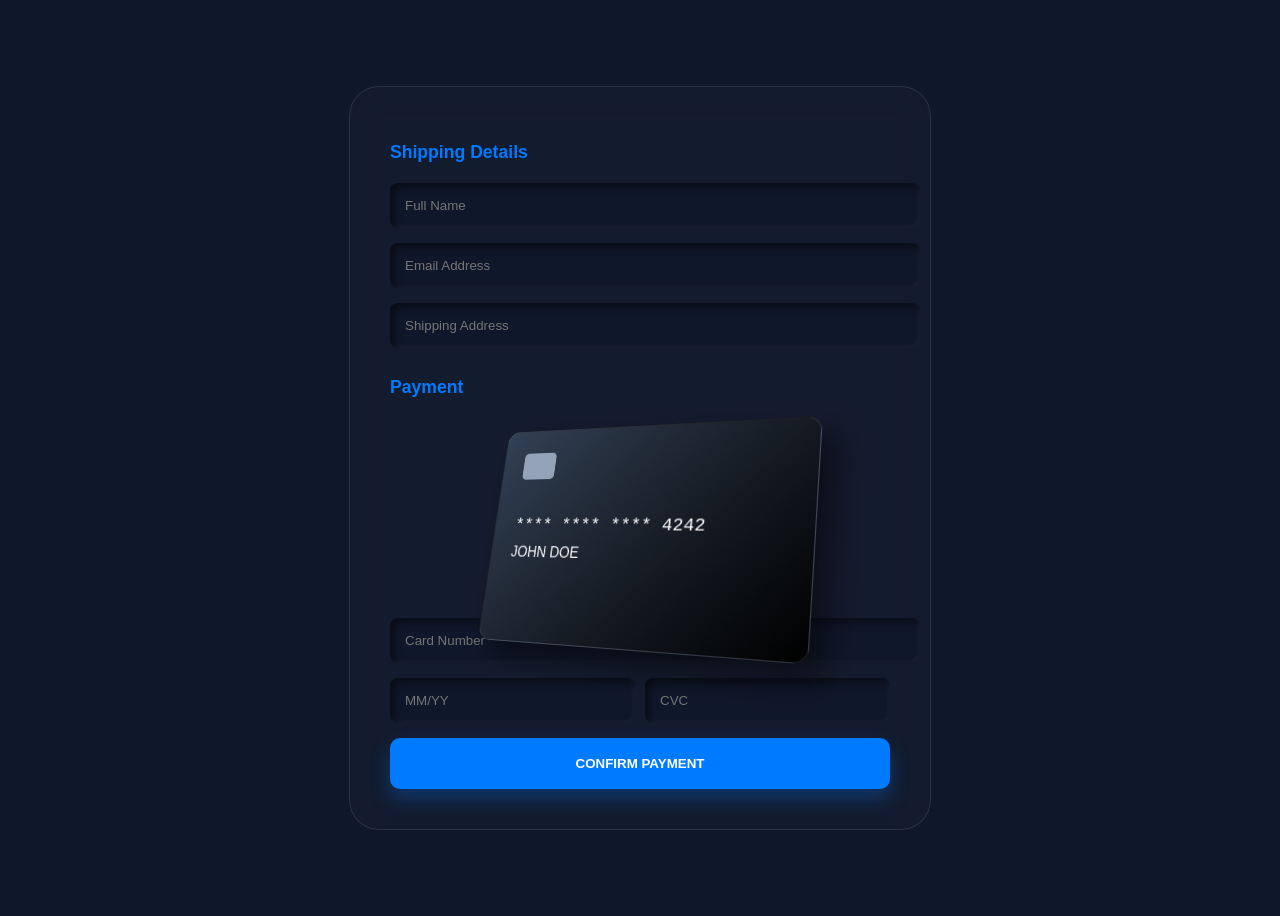
<file: checkout.html>
<!DOCTYPE html>
<html lang="en">
<head>
    <meta charset="UTF-8">
    <title>DigitalStore | Checkout</title>
    <link rel="stylesheet" href="checkout.css">
</head>
<body>
    <div class="checkout-wrapper">
        <form class="checkout-form">
            <h2>Shipping Details</h2>
            <div class="input-group">
                <input type="text" placeholder="Full Name">
                <input type="email" placeholder="Email Address">
                <input type="text" placeholder="Shipping Address">
            </div>

            <h2>Payment</h2>
            <div class="card-display-area">
                <div class="credit-card-3d">
                    <div class="chip"></div>
                    <div class="card-num">**** **** **** 4242</div>
                    <div class="card-name">JOHN DOE</div>
                </div>
            </div>

            <div class="input-group">
                <input type="text" placeholder="Card Number">
                <div class="row">
                    <input type="text" placeholder="MM/YY">
                    <input type="text" placeholder="CVC">
                </div>
            </div>
            <button class="pay-btn">CONFIRM PAYMENT</button>
        </form>
    </div>
</body>
</html>
</file>
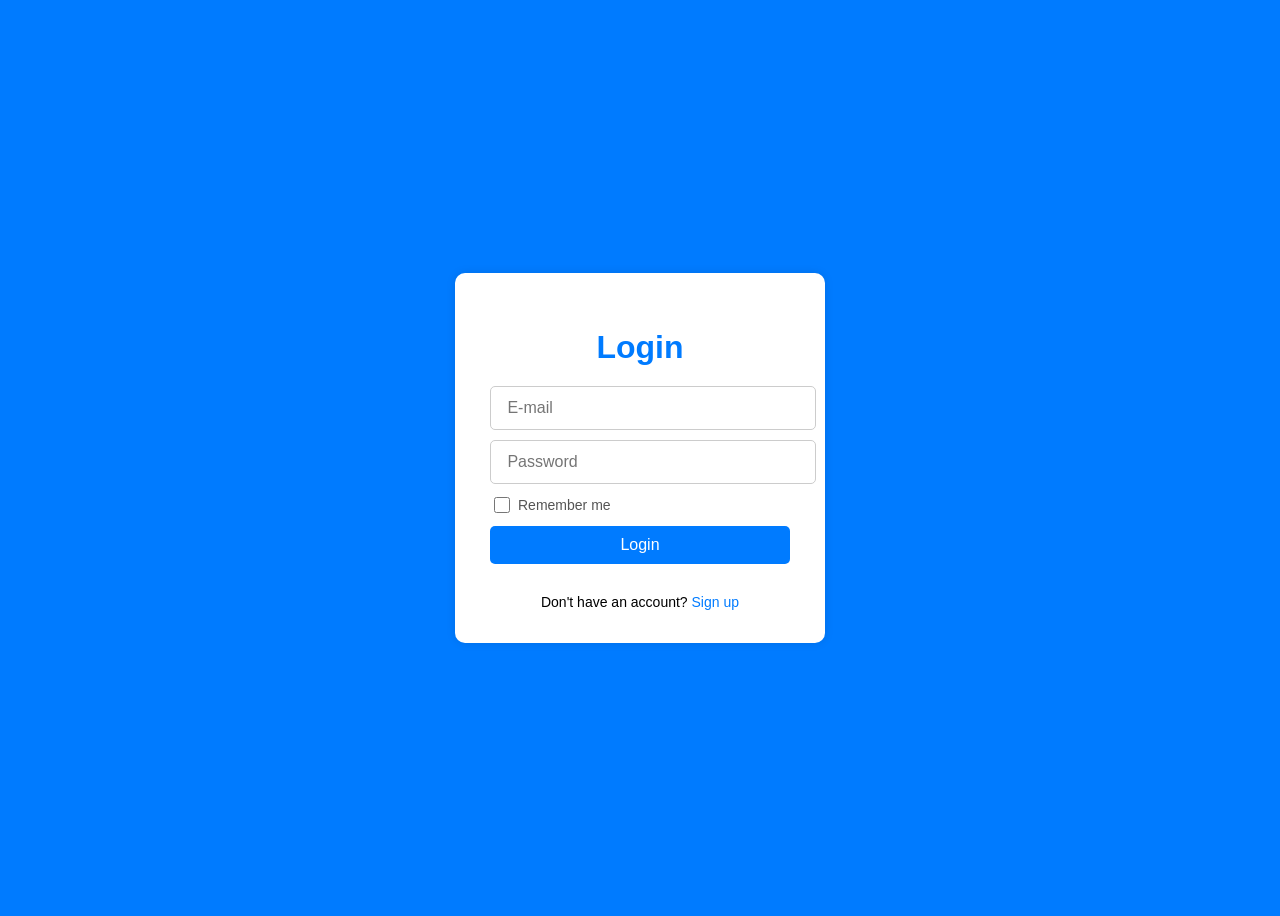
<file: login.html>
<!DOCTYPE html>
<html lang="en">
<head>
    <meta charset="UTF-8">
    <meta name="viewport" content="width=device-width, initial-scale=1.0">
    <link rel="stylesheet" href="registration.css">
    <title>Registration</title>
</head>
<body>
    <div class="login">
        <h1 class="title">Login</h1>
        <form class="form">
            <input type="email" name="email" placeholder=" E-mail">
            <input type="password" name="password" placeholder=" Password">
            <label>
                <input type="checkbox" name="remember">
                <span>Remember me</span>
            </label>
            <button type="submit">Login</button>
                <p>Don't have an account? <a href="signup.html">Sign up</a></p>
        </form>
    </div>
</body>
</html>
</file>
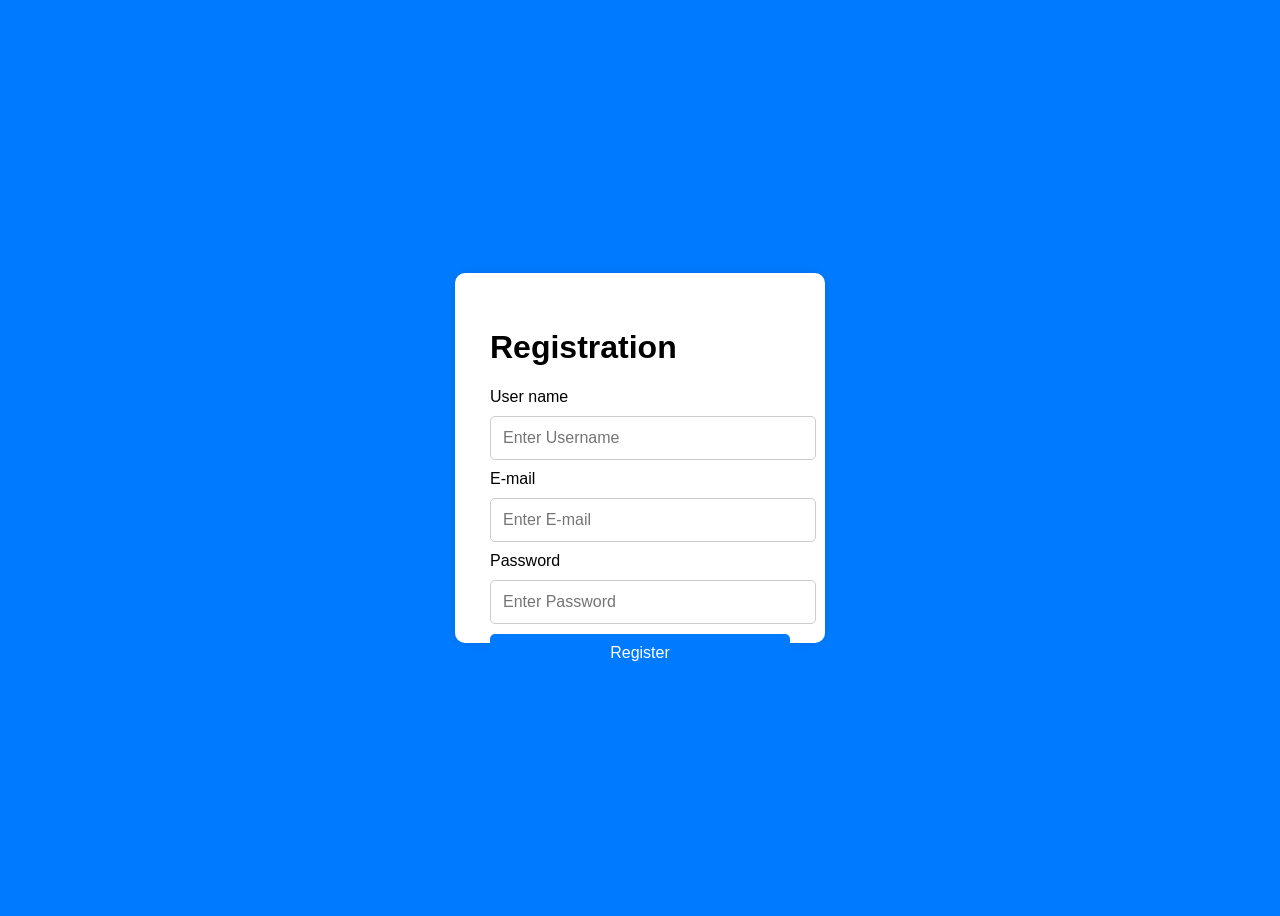
<file: registration.html>
<!DOCTYPE html>
<html lang="en">
<head>
    <meta charset="UTF-8">
    <meta name="viewport" content="width=device-width, initial-scale=1.0">
    <link rel="stylesheet" href="registration.css">
    <title>Registration</title>
</head>
<body>
    <div class="login">
        <h1>Registration</h1>
        <form class="form">
            <span>User name</span>
            <input type="text" name="username" placeholder="Enter Username">
            <span>E-mail</span>
            <input type="email" name="email" placeholder="Enter E-mail">
            <span>Password</span>
            <input type="password" name="password" placeholder="Enter Password">
            <button type="submit">Register</button>
        </form>
    </div>
</body>
</html>
</file>
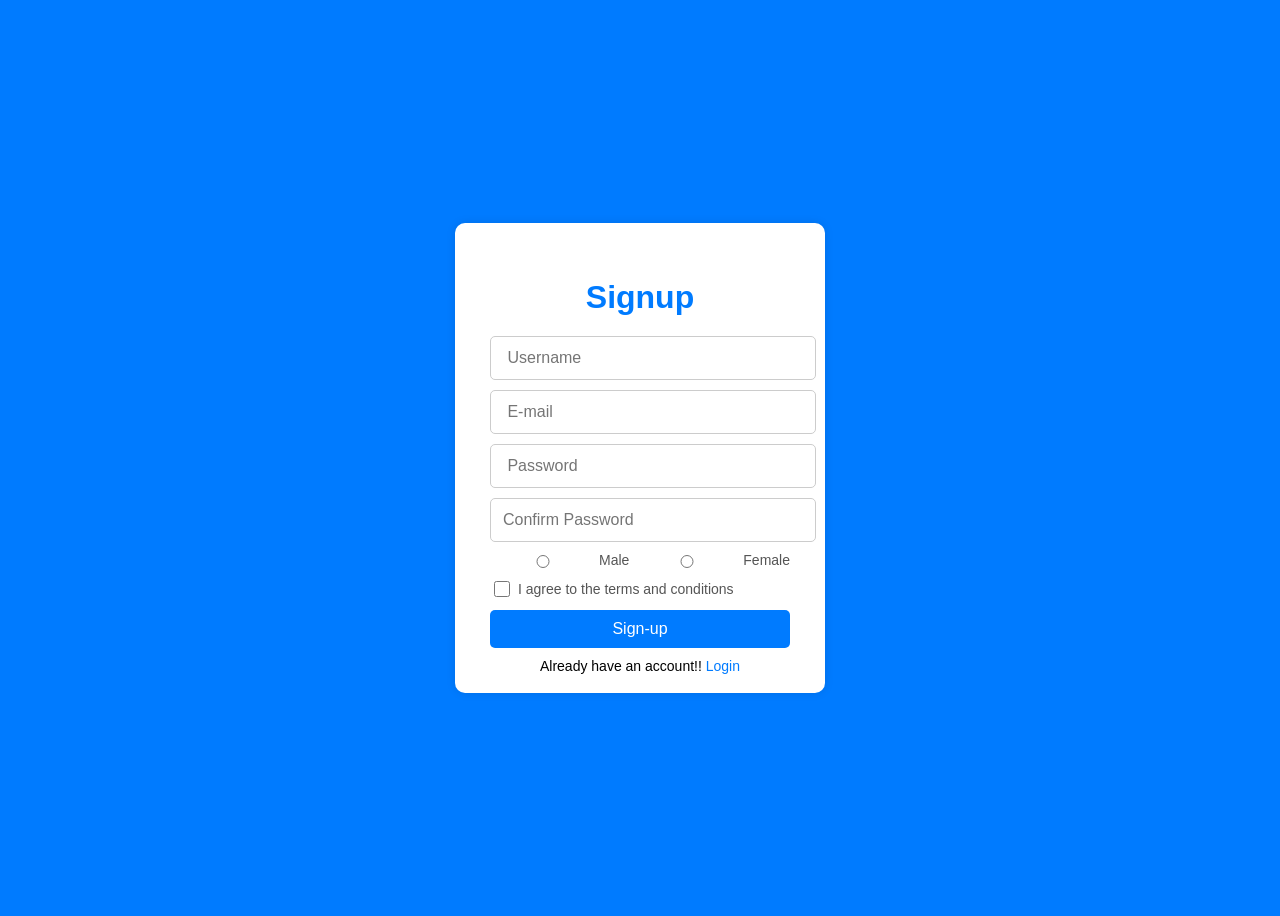
<file: signup.html>
<!DOCTYPE html>
<html lang="en">
<head>
    <meta charset="UTF-8">
    <meta name="viewport" content="width=device-width, initial-scale=1.0">
    <link rel="stylesheet" href="registration.css">
    <title>Signup</title>
</head>
<body>
    <div class="signup">
        <h1 class="title">Signup</h1>
        <form class="form">
            <input type="text" name="username" placeholder=" Username">
            <input type="email" name="email" placeholder=" E-mail">
            <input type="password" name="password" placeholder=" Password">
            <input type="password" name="confirm_password" placeholder="Confirm Password">
            <label class="gender">
                <input type="radio" name="gender" value="male">
                <span>Male</span>
                <input type="radio" name="gender" value="female">
                <span>Female</span>
            </label>
            <label>
                    <input type="checkbox" name="terms">
                    <span>I agree to the terms and conditions</span>
            </label>
            <button type="submit">Sign-up</button>
            <p>Already have an account!! <a href="login.html">Login</a></p>
        </form>
    </div>
</body>
</html>
</file>
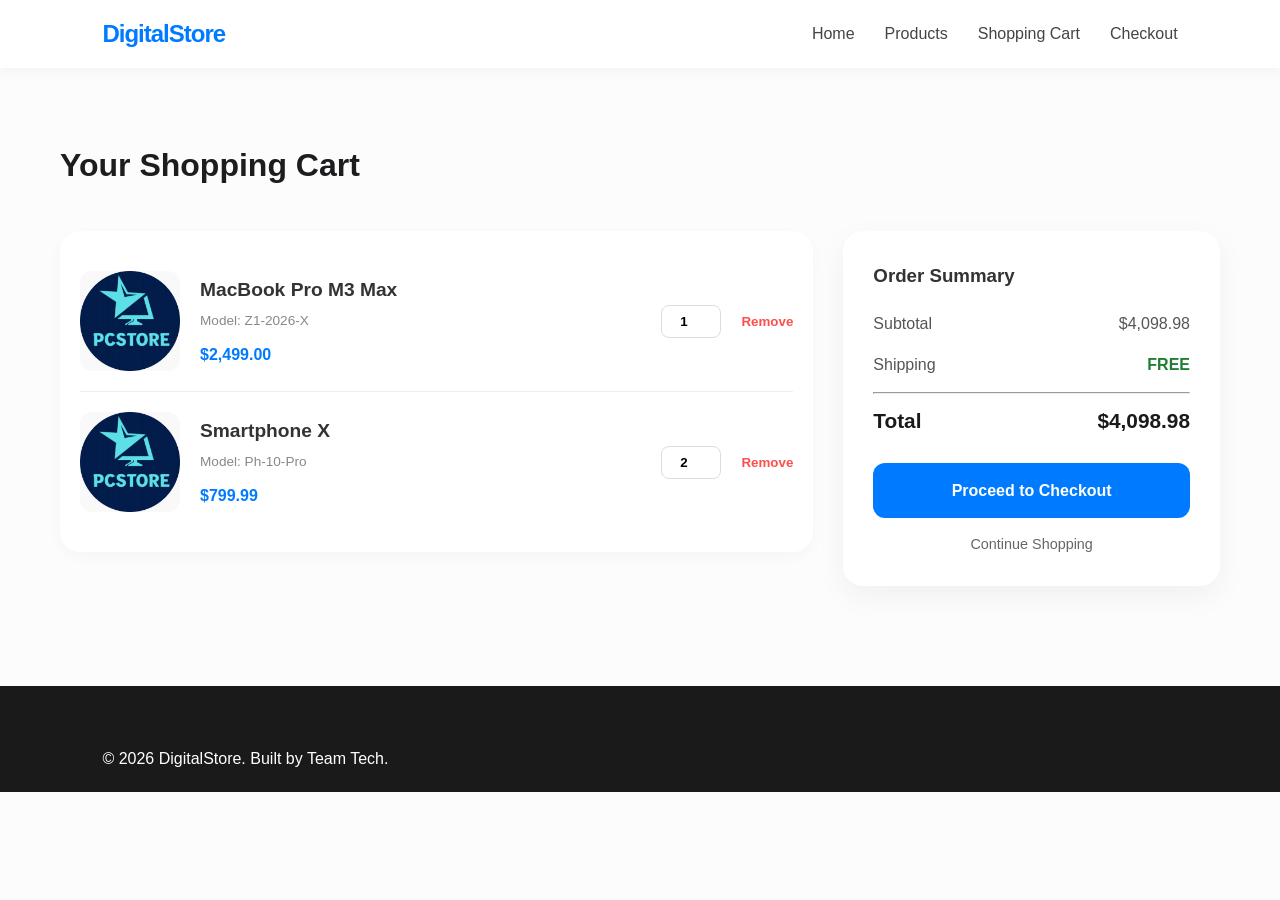
<file: Project/Home/cart.html>
<!DOCTYPE html>
<html lang="en">
<head>
    <meta charset="UTF-8">
    <meta name="viewport" content="width=device-width, initial-scale=1.0">
    <link rel="stylesheet" href="style.css">
    <link rel="stylesheet" href="cart.css">
    <title>DigitalStore - Shopping Cart</title>
</head>
<body>
    <nav>
        <span class="logo">DigitalStore</span>
        <ul>
            <li class="link"><a href="index.html">Home</a></li>
            <li class="link"><a href="product.html">Products</a></li>
            <li class="link"><a href="cart.html">Shopping Cart</a></li>
            <li class="link"><a href="checkout.html">Checkout</a></li>
        </ul>
    </nav>

    <div class="container">
        <h1 class="page-title">Your Shopping Cart</h1>

        <div class="cart-wrapper">
            <div class="cart-items">
                <div class="cart-item">
                    <img src="./img/logo.png" alt="Product Image">
                    <div class="item-details">
                        <h3>MacBook Pro M3 Max</h3>
                        <p class="item-model">Model: Z1-2026-X</p>
                        <p class="item-price">$2,499.00</p>
                    </div>
                    <div class="item-qty">
                        <input type="number" value="1" min="1">
                    </div>
                    <button class="btn-remove">Remove</button>
                </div>

                <div class="cart-item">
                    <img src="./img/logo.png" alt="Product Image">
                    <div class="item-details">
                        <h3>Smartphone X</h3>
                        <p class="item-model">Model: Ph-10-Pro</p>
                        <p class="item-price">$799.99</p>
                    </div>
                    <div class="item-qty">
                        <input type="number" value="2" min="1">
                    </div>
                    <button class="btn-remove">Remove</button>
                </div>
            </div>

            <div class="cart-summary">
                <h3>Order Summary</h3>
                <div class="summary-row">
                    <span>Subtotal</span>
                    <span>$4,098.98</span>
                </div>
                <div class="summary-row">
                    <span>Shipping</span>
                    <span class="free-text">FREE</span>
                </div>
                <hr>
                <div class="summary-row total">
                    <span>Total</span>
                    <span>$4,098.98</span>
                </div>
                <a href="checkout.html" class="btn-checkout">Proceed to Checkout</a>
                <a href="product.html" class="btn-continue">Continue Shopping</a>
            </div>
        </div>
    </div>

    <footer class="site-footer">
        <p>&copy; 2026 DigitalStore. Built by Team Tech.</p>
    </footer>
</body>
</html>
</file>
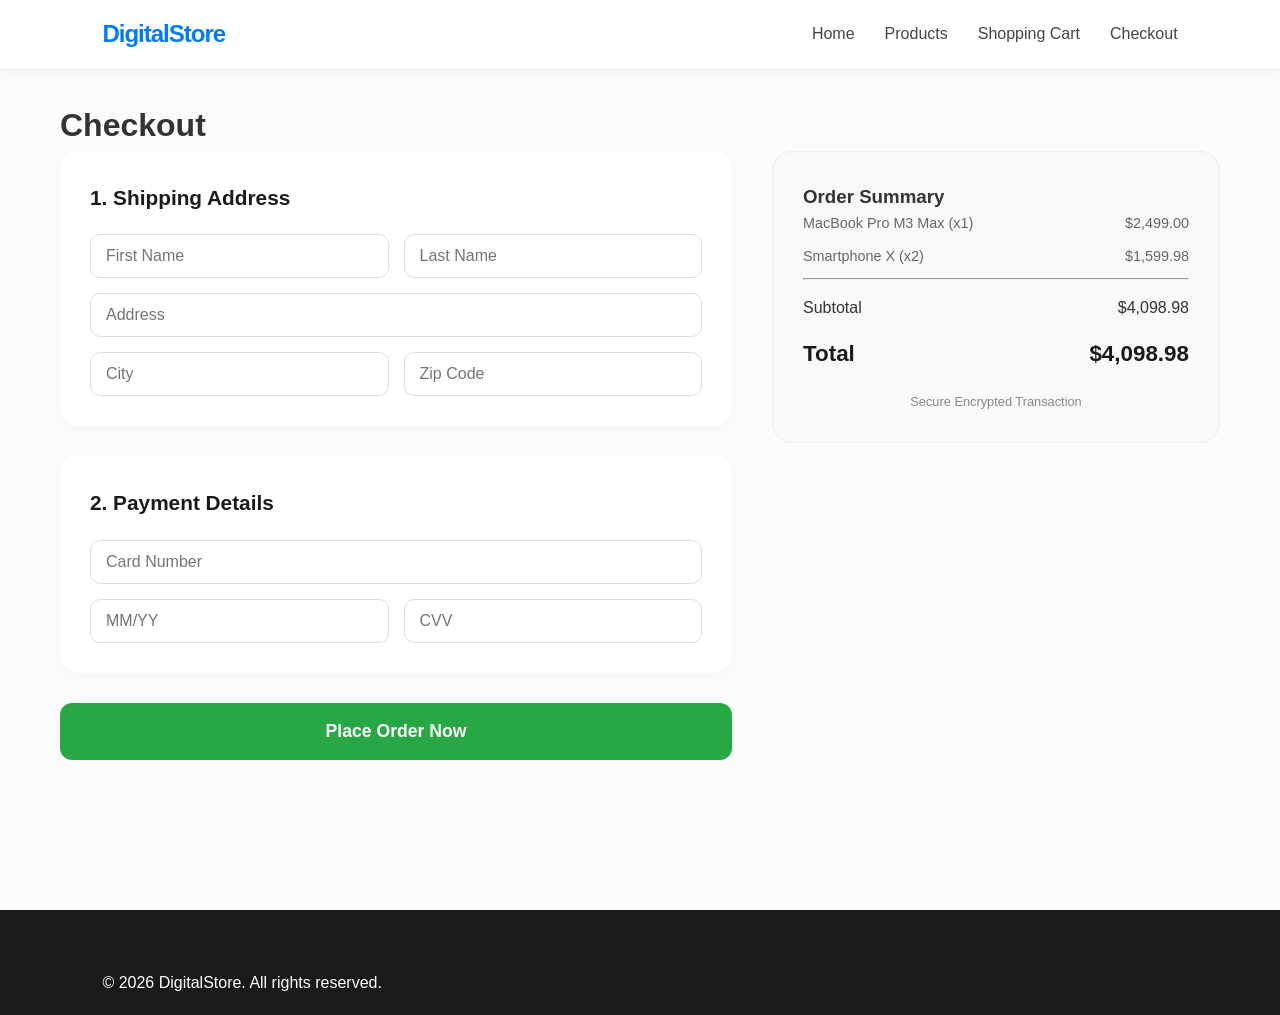
<file: Project/Home/checkout.html>
<!DOCTYPE html>
<html lang="en">
<head>
    <meta charset="UTF-8">
    <meta name="viewport" content="width=device-width, initial-scale=1.0">
    <link rel="stylesheet" href="style.css">
    <link rel="stylesheet" href="checkout.css">
    <title>DigitalStore - Checkout</title>
</head>
<body>
    <nav>
        <span class="logo">DigitalStore</span>
        <ul>
            <li class="link"><a href="index.html">Home</a></li>
            <li class="link"><a href="product.html">Products</a></li>
            <li class="link"><a href="cart.html">Shopping Cart</a></li>
            <li class="link"><a href="checkout.html">Checkout</a></li>
        </ul>
    </nav>

    <div class="container">
        <h1 class="page-title">Checkout</h1>

        <div class="checkout-container">
            <div class="checkout-forms">
                <form id="checkout-form">
                    <section class="form-section">
                        <h2>1. Shipping Address</h2>
                        <div class="form-grid">
                            <input type="text" placeholder="First Name" required>
                            <input type="text" placeholder="Last Name" required>
                            <input type="text" placeholder="Address" class="full-width" required>
                            <input type="text" placeholder="City" required>
                            <input type="text" placeholder="Zip Code" required>
                        </div>
                    </section>

                    <section class="form-section">
                        <h2>2. Payment Details</h2>
                        <div class="form-grid">
                            <input type="text" placeholder="Card Number" class="full-width" required>
                            <input type="text" placeholder="MM/YY" required>
                            <input type="text" placeholder="CVV" required>
                        </div>
                    </section>

                    <button type="submit" class="btn-order">Place Order Now</button>
                </form>
            </div>

            <div class="order-sidebar">
                <h3>Order Summary</h3>
                <div class="mini-item">
                    <span>MacBook Pro M3 Max (x1)</span>
                    <span>$2,499.00</span>
                </div>
                <div class="mini-item">
                    <span>Smartphone X (x2)</span>
                    <span>$1,599.98</span>
                </div>
                <hr>
                <div class="summary-line">
                    <span>Subtotal</span>
                    <span>$4,098.98</span>
                </div>
                <div class="summary-line total">
                    <span>Total</span>
                    <span>$4,098.98</span>
                </div>
                <p class="secure-text">Secure Encrypted Transaction</p>
            </div>
        </div>
    </div>

    <footer class="site-footer">
        <p>&copy; 2026 DigitalStore. All rights reserved.</p>
    </footer>
</body>
</html>
</file>
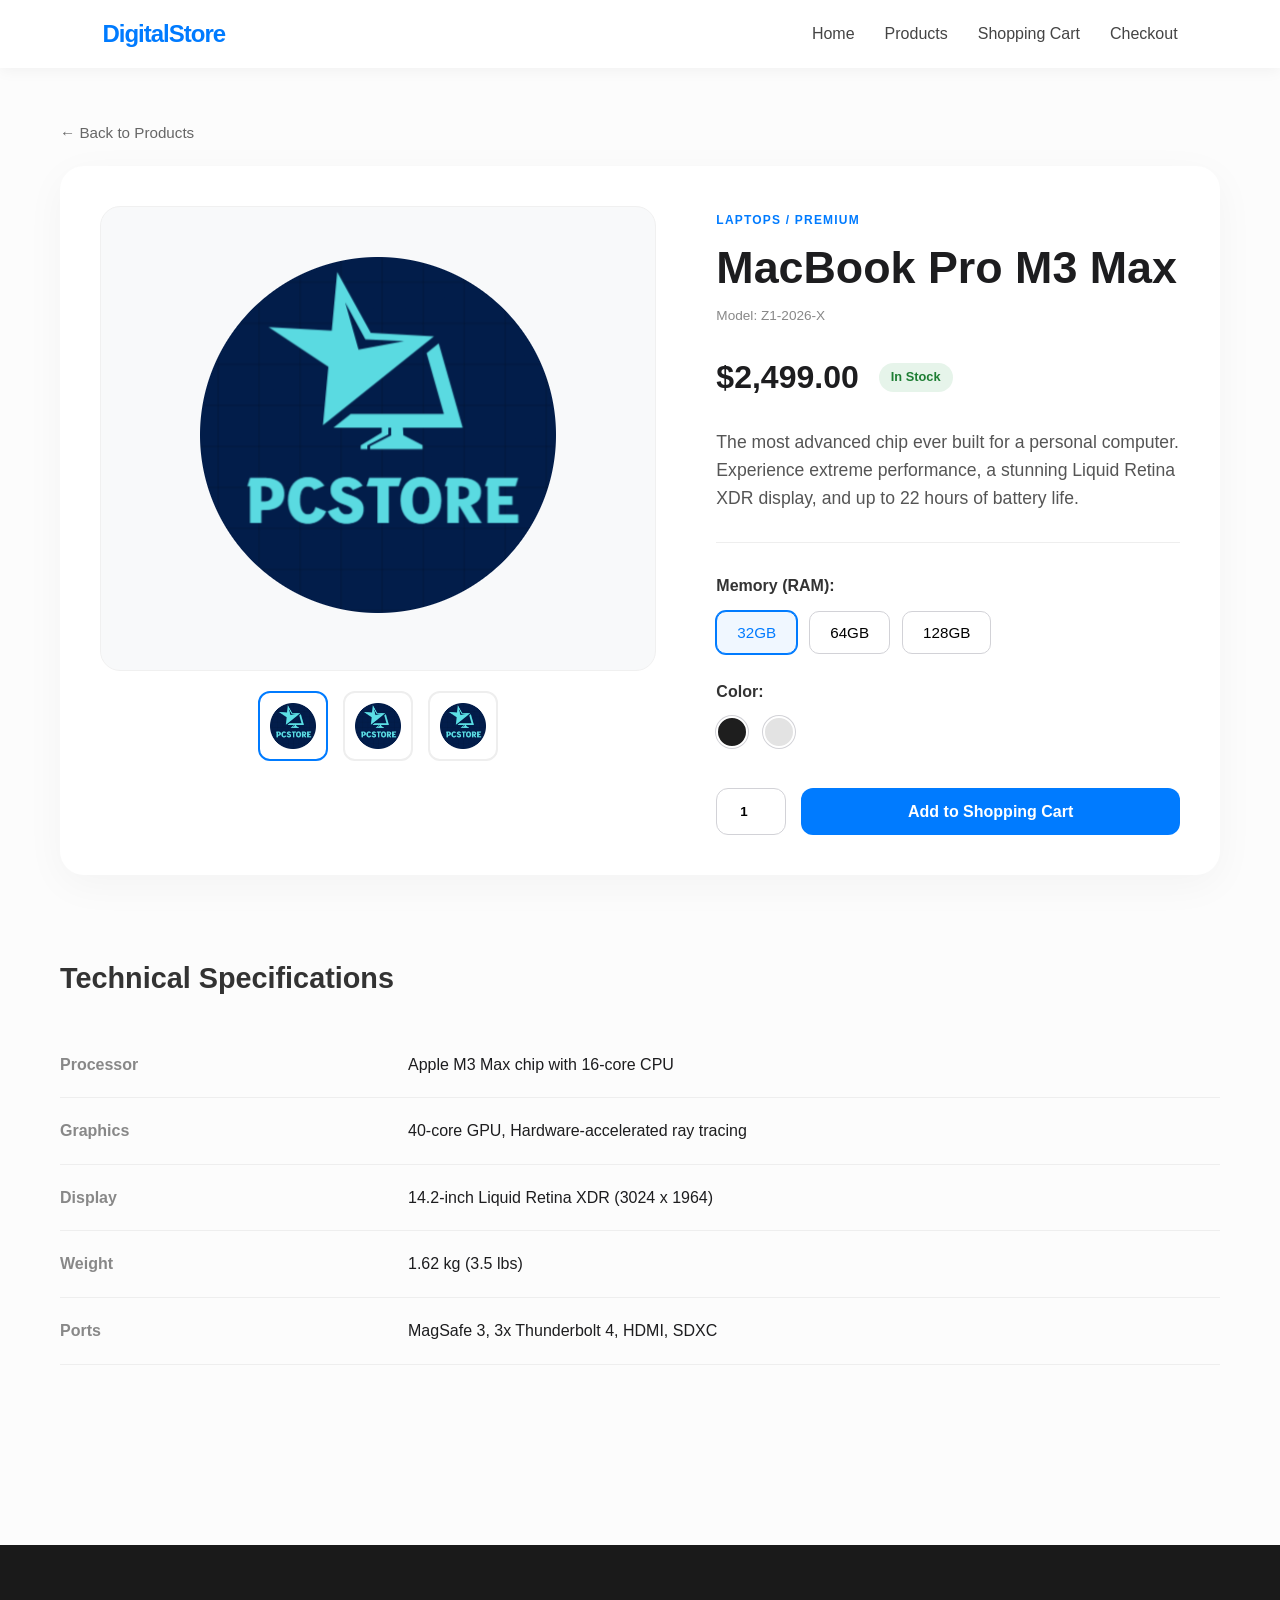
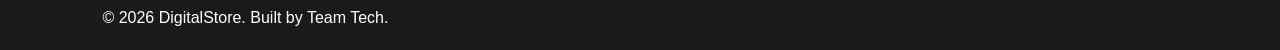
<file: Project/Home/details.html>
<!DOCTYPE html>
<html lang="en">
<head>
    <meta charset="UTF-8">
    <meta name="viewport" content="width=device-width, initial-scale=1.0">
    <link rel="stylesheet" href="detail.css">
    <link rel="stylesheet" href="style.css">
    <title>DigitalStore - Product Details</title>
</head>
<body>
    <nav>
        <span class="logo">DigitalStore</span>
        <ul>
            <li class="link"><a href="index.html">Home</a></li>
            <li class="link"><a href="product.html">Products</a></li>
            <li class="link"><a href="cart.html">Shopping Cart</a></li>
            <li class="link"><a href="checkout.html">Checkout</a></li>
        </ul>
    </nav>

    <div class="container">
        <div class="back-nav">
            <a href="product.html">&larr; Back to Products</a>
        </div>

        <div class="product-detail-wrapper">
            <div class="product-visuals">
                <div class="main-display">
                    <img src="./img/logo.png" alt="Main Product Image" id="current-img">
                </div>
                <div class="image-previews">
                    <img src="./img/logo.png" class="thumb active" alt="View 1">
                    <img src="./img/logo.png" class="thumb" alt="View 2">
                    <img src="./img/logo.png" class="thumb" alt="View 3">
                </div>
            </div>

            <div class="product-data">
                <span class="category-tag">Laptops / Premium</span>
                <h1>MacBook Pro M3 Max</h1>
                <p class="sku">Model: Z1-2026-X</p>
                
                <div class="price-section">
                    <span class="current-price">$2,499.00</span>
                    <span class="stock-status">In Stock</span>
                </div>

                <p class="short-description">
                    The most advanced chip ever built for a personal computer. Experience extreme performance, a stunning Liquid Retina XDR display, and up to 22 hours of battery life.
                </p>

                <hr>

                <div class="product-options">
                    <div class="option">
                        <label>Memory (RAM):</label>
                        <div class="choice-chips">
                            <button class="chip selected">32GB</button>
                            <button class="chip">64GB</button>
                            <button class="chip">128GB</button>
                        </div>
                    </div>

                    <div class="option">
                        <label>Color:</label>
                        <div class="color-swatches">
                            <div class="swatch" style="background: #1e1e1e;" title="Space Black"></div>
                            <div class="swatch" style="background: #e3e3e3;" title="Silver"></div>
                        </div>
                    </div>
                </div>

                <div class="cart-actions">
                    <input type="number" value="1" min="1" class="qty-selector">
                    <button class="btn-primary">Add to Shopping Cart</button>
                </div>
            </div>
        </div>

        <div class="specs-section">
            <h2>Technical Specifications</h2>
            <table class="specs-table">
                <tr>
                    <td>Processor</td>
                    <td>Apple M3 Max chip with 16-core CPU</td>
                </tr>
                <tr>
                    <td>Graphics</td>
                    <td>40-core GPU, Hardware-accelerated ray tracing</td>
                </tr>
                <tr>
                    <td>Display</td>
                    <td>14.2-inch Liquid Retina XDR (3024 x 1964)</td>
                </tr>
                <tr>
                    <td>Weight</td>
                    <td>1.62 kg (3.5 lbs)</td>
                </tr>
                <tr>
                    <td>Ports</td>
                    <td>MagSafe 3, 3x Thunderbolt 4, HDMI, SDXC</td>
                </tr>
            </table>
        </div>
    </div>

    <footer class="site-footer">
        <p>&copy; 2026 DigitalStore. Built by Team Tech.</p>
    </footer>
</body>
</html>
</file>
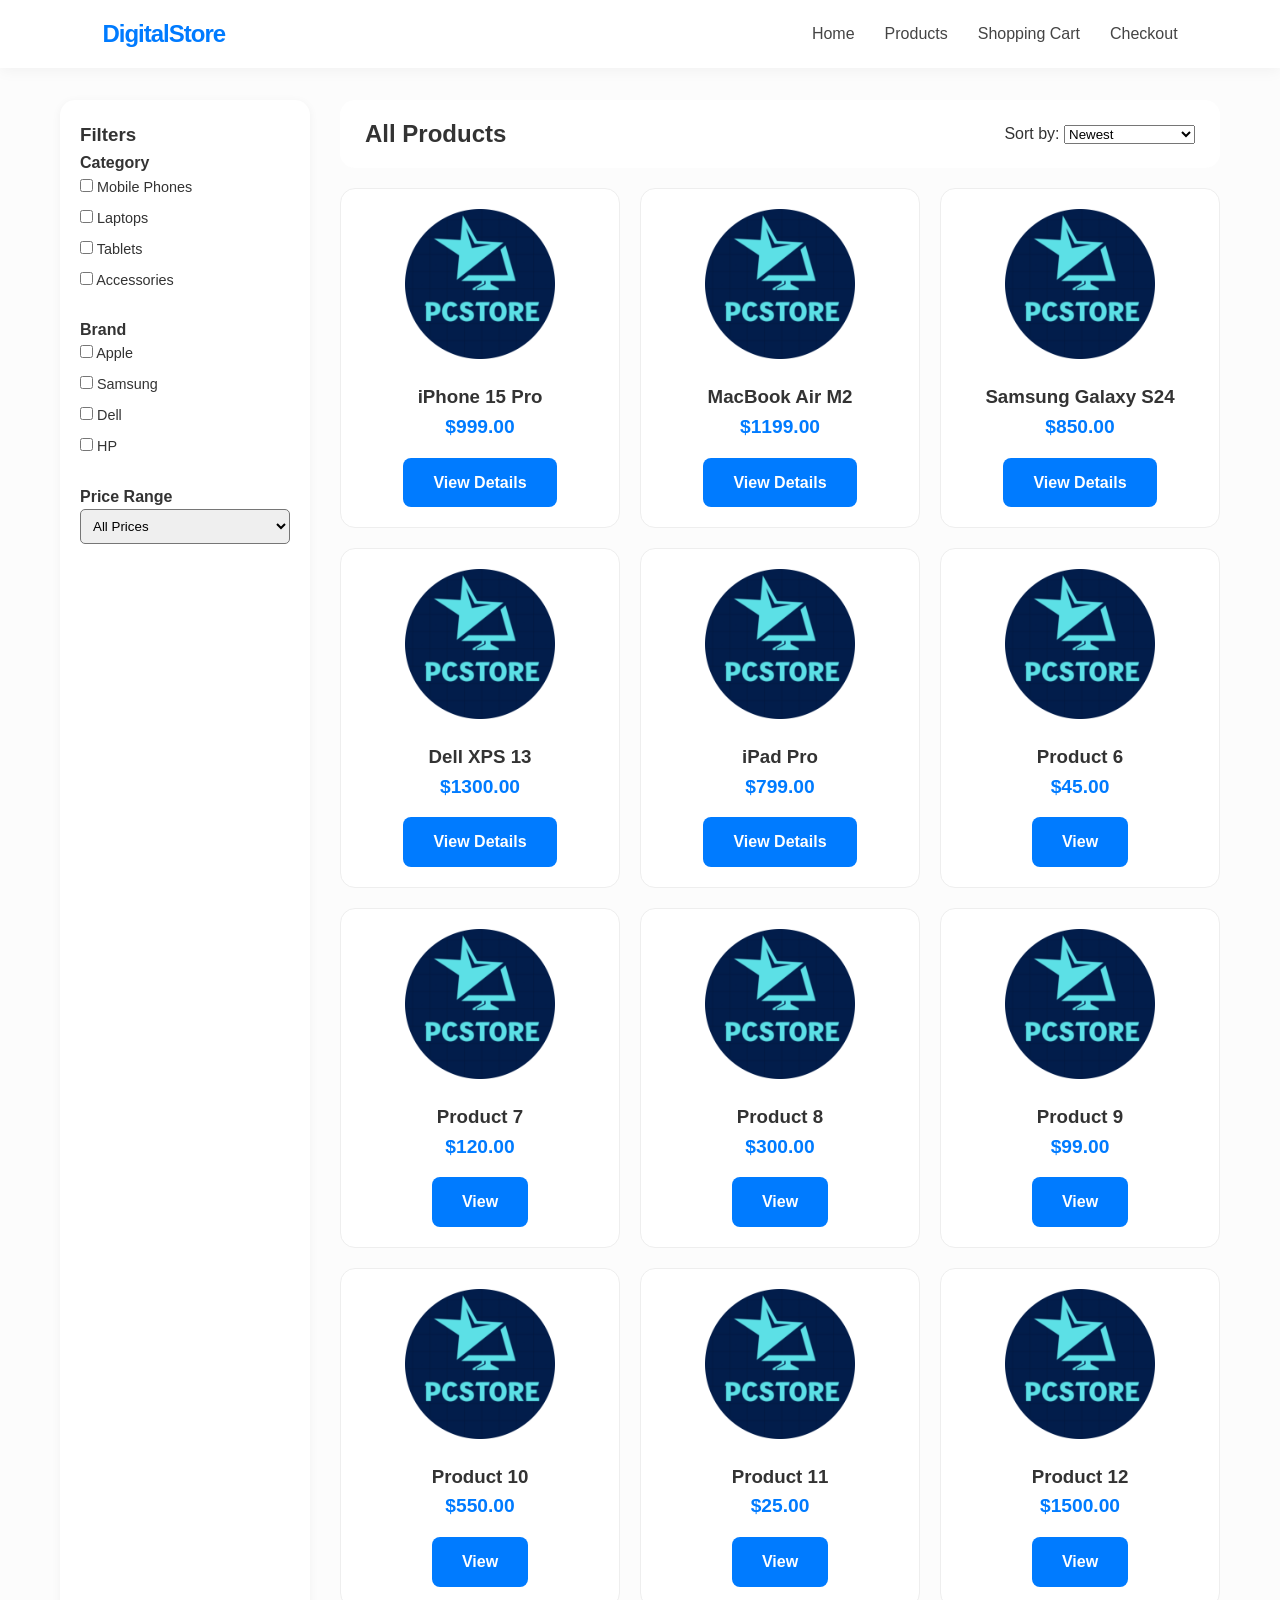
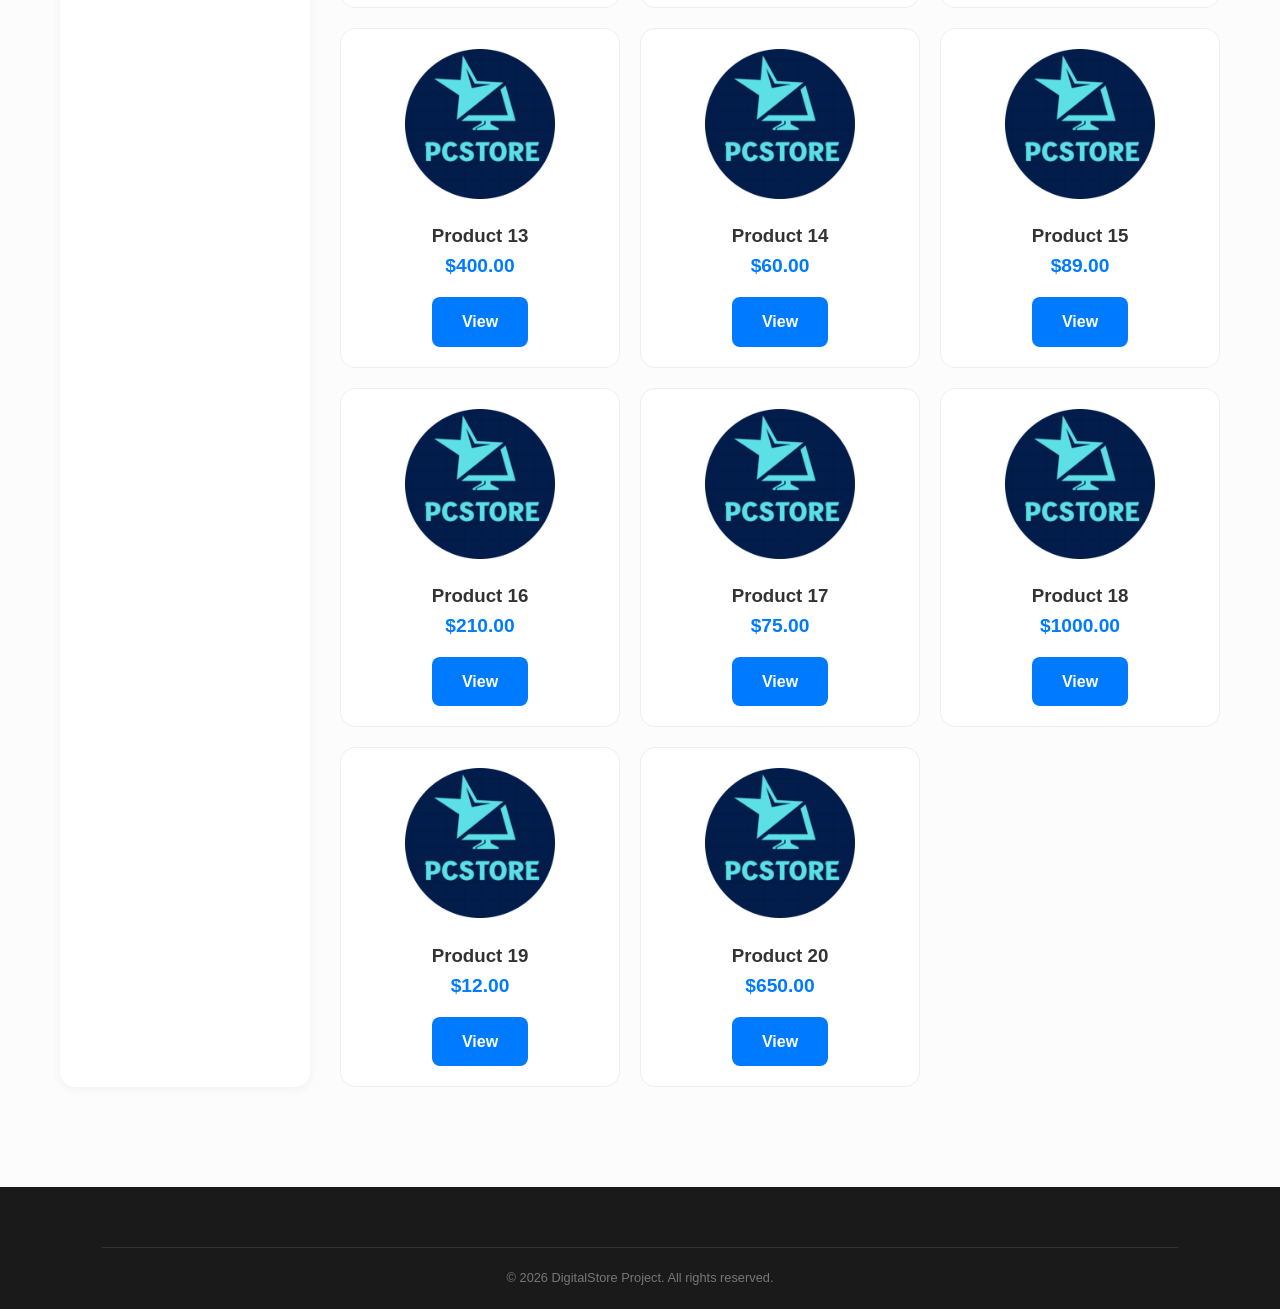
<file: Project/Home/product.html>
<!DOCTYPE html>
<html lang="en">
<head>
    <meta charset="UTF-8">
    <meta name="viewport" content="width=device-width, initial-scale=1.0">
    <link rel="stylesheet" href="product.css">
    <link rel="stylesheet" href="style.css">
    <title>DigitalStore - Browse All Products</title>
</head>
<body>
    <nav>
        <span class="logo">DigitalStore</span>
        <ul>
            <li class="link"><a href="index.html">Home</a></li>
            <li class="link"><a href="product.html">Products</a></li>
            <li class="link"><a href="cart.html">Shopping Cart</a></li>
            <li class="link"><a href="checkout.html">Checkout</a></li>
        </ul>
    </nav>

    <div class="container shop-layout"><!--container styled on style.css and shoplayout is defined in product.css-->
        <aside class="sidebar">
            <h3>Filters</h3>
            <div class="filter-group">
                <h4>Category</h4>
                <label><input type="checkbox" value="phone"> Mobile Phones</label>
                <label><input type="checkbox" value="laptop"> Laptops</label>
                <label><input type="checkbox" value="tablet"> Tablets</label>
                <label><input type="checkbox" value="acc"> Accessories</label>
            </div>

            <div class="filter-group">
                <h4>Brand</h4>
                <label><input type="checkbox" value="apple"> Apple</label>
                <label><input type="checkbox" value="samsung"> Samsung</label>
                <label><input type="checkbox" value="dell"> Dell</label>
                <label><input type="checkbox" value="hp"> HP</label>
            </div>

            <div class="filter-group">
                <h4>Price Range</h4>
                <select id="price-filter">
                    <option value="all">All Prices</option>
                    <option value="0-500">$0 - $500</option>
                    <option value="501-1000">$501 - $1000</option>
                    <option value="1000+">$1000+</option>
                </select>
            </div>
        </aside>

        <main class="main-shop">
            <div class="shop-header">
                <h2>All Products</h2>
                <div class="sort-options">
                    <label>Sort by:</label>
                    <select id="sort-logic">
                        <option value="newest">Newest</option>
                        <option value="low">Price: Low to High</option>
                        <option value="high">Price: High to Low</option>
                    </select>
                </div>
            </div>

            <div class="product-grid" id="product-list">
                <div class="shop-item">
                    <img src="./img/logo.png" alt="Product">
                    <h3>iPhone 15 Pro</h3>
                    <p class="price">$999.00</p>
                    <a href="details.html" class="btn-view">View Details</a>
                </div>
                <div class="shop-item">
                    <img src="./img/logo.png" alt="Product">
                    <h3>MacBook Air M2</h3>
                    <p class="price">$1199.00</p>
                    <a href="details.html" class="btn-view">View Details</a>
                </div>
                <div class="shop-item">
                    <img src="./img/logo.png" alt="Product">
                    <h3>Samsung Galaxy S24</h3>
                    <p class="price">$850.00</p>
                    <a href="details.html" class="btn-view">View Details</a>
                </div>
                <div class="shop-item">
                    <img src="./img/logo.png" alt="Product">
                    <h3>Dell XPS 13</h3>
                    <p class="price">$1300.00</p>
                    <a href="details.html" class="btn-view">View Details</a>
                </div>
                <div class="shop-item">
                    <img src="./img/logo.png" alt="Product">
                    <h3>iPad Pro</h3>
                    <p class="price">$799.00</p>
                    <a href="details.html" class="btn-view">View Details</a>
                </div>
                <div class="shop-item"><img src="./img/logo.png"><h3>Product 6</h3><p class="price">$45.00</p><a href="#" class="btn-view">View</a></div>
                <div class="shop-item"><img src="./img/logo.png"><h3>Product 7</h3><p class="price">$120.00</p><a href="#" class="btn-view">View</a></div>
                <div class="shop-item"><img src="./img/logo.png"><h3>Product 8</h3><p class="price">$300.00</p><a href="#" class="btn-view">View</a></div>
                <div class="shop-item"><img src="./img/logo.png"><h3>Product 9</h3><p class="price">$99.00</p><a href="#" class="btn-view">View</a></div>
                <div class="shop-item"><img src="./img/logo.png"><h3>Product 10</h3><p class="price">$550.00</p><a href="#" class="btn-view">View</a></div>
                <div class="shop-item"><img src="./img/logo.png"><h3>Product 11</h3><p class="price">$25.00</p><a href="#" class="btn-view">View</a></div>
                <div class="shop-item"><img src="./img/logo.png"><h3>Product 12</h3><p class="price">$1500.00</p><a href="#" class="btn-view">View</a></div>
                <div class="shop-item"><img src="./img/logo.png"><h3>Product 13</h3><p class="price">$400.00</p><a href="#" class="btn-view">View</a></div>
                <div class="shop-item"><img src="./img/logo.png"><h3>Product 14</h3><p class="price">$60.00</p><a href="#" class="btn-view">View</a></div>
                <div class="shop-item"><img src="./img/logo.png"><h3>Product 15</h3><p class="price">$89.00</p><a href="#" class="btn-view">View</a></div>
                <div class="shop-item"><img src="./img/logo.png"><h3>Product 16</h3><p class="price">$210.00</p><a href="#" class="btn-view">View</a></div>
                <div class="shop-item"><img src="./img/logo.png"><h3>Product 17</h3><p class="price">$75.00</p><a href="#" class="btn-view">View</a></div>
                <div class="shop-item"><img src="./img/logo.png"><h3>Product 18</h3><p class="price">$1000.00</p><a href="#" class="btn-view">View</a></div>
                <div class="shop-item"><img src="./img/logo.png"><h3>Product 19</h3><p class="price">$12.00</p><a href="#" class="btn-view">View</a></div>
                <div class="shop-item"><img src="./img/logo.png"><h3>Product 20</h3><p class="price">$650.00</p><a href="#" class="btn-view">View</a></div>
            </div>
        </main>
    </div>

    <footer class="site-footer">
        <div class="footer-bottom">
            <p>&copy; 2026 DigitalStore Project. All rights reserved.</p>
        </div>
    </footer>
</body>
</html>
</file>
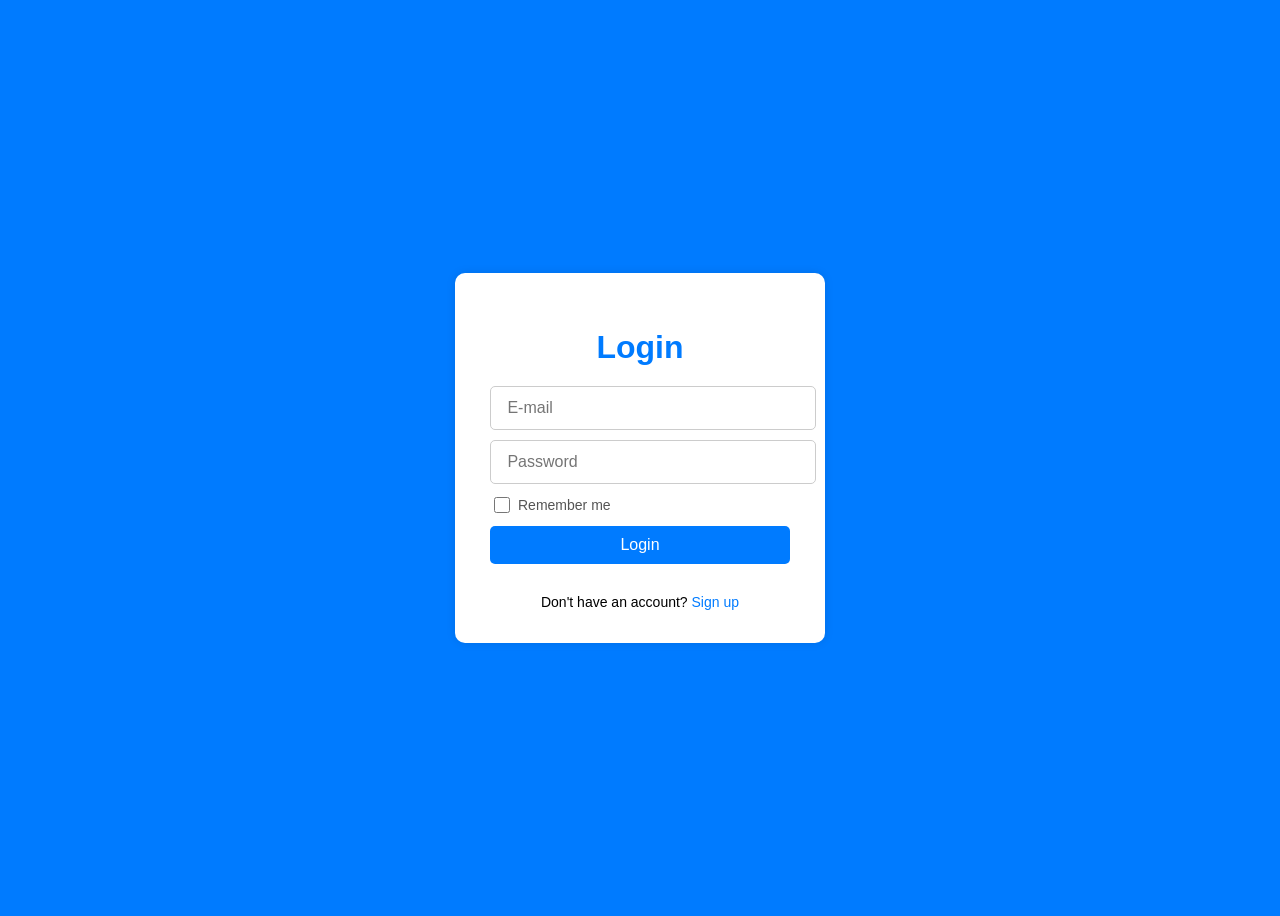
<file: Project/Registration/login.html>
<!DOCTYPE html>
<html lang="en">
<head>
    <meta charset="UTF-8">
    <meta name="viewport" content="width=device-width, initial-scale=1.0">
    <link rel="stylesheet" href="registration.css">
    <title>Registration</title>
</head>
<body>
    <div class="login">
        <h1 class="title">Login</h1>
        <form class="form">
            <input type="email" name="email" placeholder=" E-mail">
            <input type="password" name="password" placeholder=" Password">
            <label>
                <input type="checkbox" name="remember">
                <span>Remember me</span>
            </label>
            <button type="submit">Login</button>
                <p>Don't have an account? <a href="signup.html">Sign up</a></p>
        </form>
    </div>
</body>
</html>
</file>
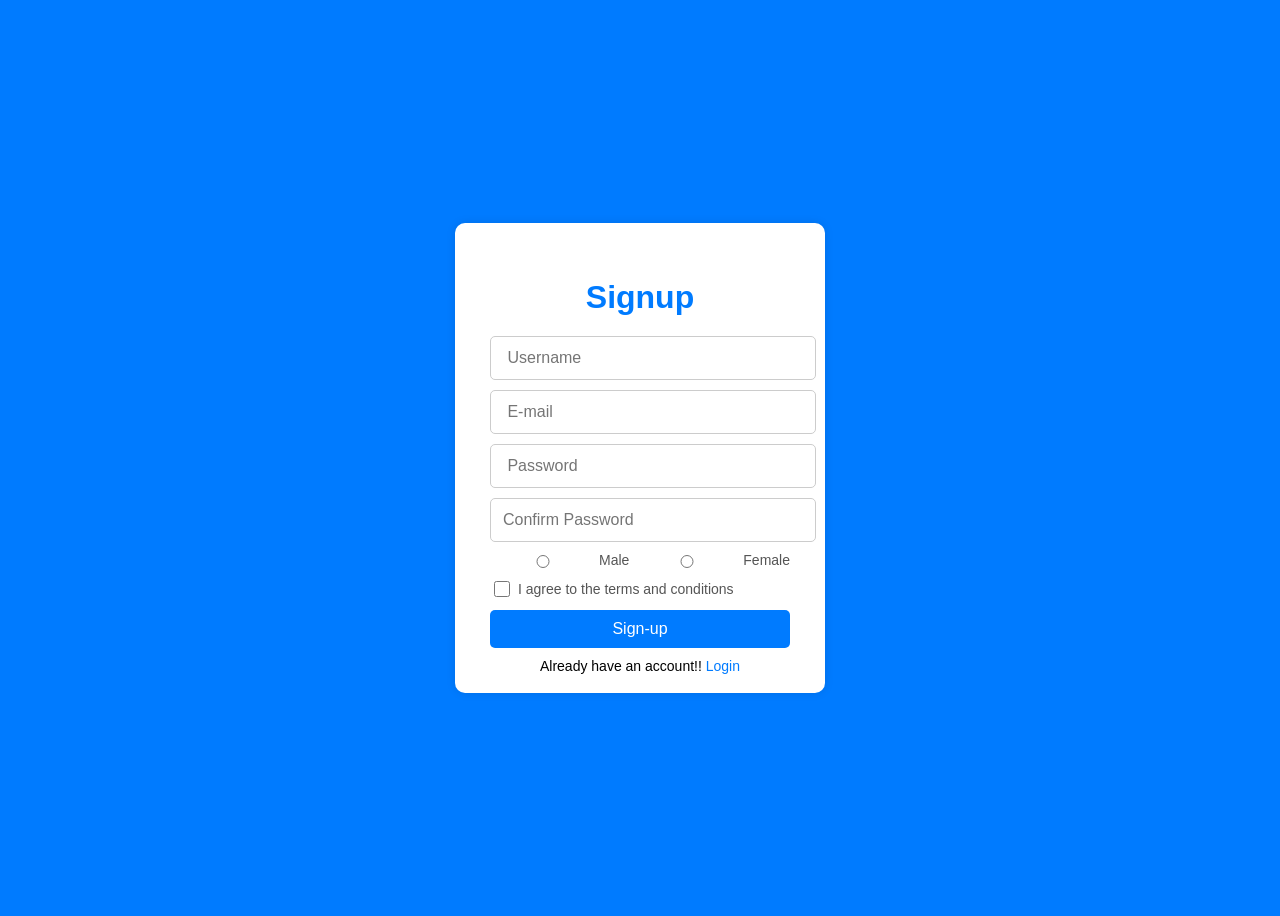
<file: Project/Registration/signup.html>
<!DOCTYPE html>
<html lang="en">
<head>
    <meta charset="UTF-8">
    <meta name="viewport" content="width=device-width, initial-scale=1.0">
    <link rel="stylesheet" href="registration.css">
    <title>Signup</title>
</head>
<body>
    <div class="signup">
        <h1 class="title">Signup</h1>
        <form class="form">
            <input type="text" name="username" placeholder=" Username">
            <input type="email" name="email" placeholder=" E-mail">
            <input type="password" name="password" placeholder=" Password">
            <input type="password" name="confirm_password" placeholder="Confirm Password">
            <label class="gender">
                <input type="radio" name="gender" value="male">
                <span>Male</span>
                <input type="radio" name="gender" value="female">
                <span>Female</span>
            </label>
            <label>
                    <input type="checkbox" name="terms">
                    <span>I agree to the terms and conditions</span>
            </label>
            <button type="submit">Sign-up</button>
            <p>Already have an account!! <a href="login.html">Login</a></p>
        </form>
    </div>
</body>
</html>
</file>
<file: checkout.css>
body { background: #0f172a; color: white; font-family: sans-serif; display: flex; justify-content: center; align-items: center; min-height: 100vh; }

.checkout-wrapper {
    background: rgba(255, 255, 255, 0.02);
    backdrop-filter: blur(15px);
    padding: 40px;
    border-radius: 30px;
    border: 1px solid rgba(255, 255, 255, 0.1);
    width: 100%;
    max-width: 500px;
}

h2 { font-size: 1.1rem; color: #007BFF; margin-bottom: 20px; }

input {
    width: 100%;
    padding: 15px;
    margin-bottom: 15px;
    background: #0f172a;
    border: none;
    border-radius: 8px;
    color: white;
    box-shadow: inset 4px 4px 8px rgba(0,0,0,0.5), inset -2px -2px 5px rgba(255,255,255,0.05);
    outline: none;
}

.row { display: flex; gap: 10px; }

.card-display-area {
    height: 200px;
    display: flex;
    justify-content: center;
    perspective: 800px;
}

.credit-card-3d {
    width: 300px;
    height: 180px;
    background: linear-gradient(135deg, #334155, #000);
    border-radius: 15px;
    transform: rotateY(-25deg) rotateX(15deg);
    padding: 25px;
    box-shadow: 15px 15px 30px rgba(0,0,0,0.5);
    position: relative;
    border: 1px solid rgba(255,255,255,0.1);
}

.chip { width: 40px; height: 30px; background: #94a3b8; border-radius: 5px; margin-bottom: 40px; }
.card-num { font-family: 'Courier New', monospace; font-size: 1.2rem; margin-bottom: 10px; }

.pay-btn {
    width: 100%;
    padding: 18px;
    background: #007BFF;
    border: none;
    color: white;
    font-weight: bold;
    border-radius: 10px;
    cursor: pointer;
    box-shadow: 0 10px 20px rgba(0, 123, 255, 0.3);
}
</file>
<file: registration.css>
body{
    background-color: #007BFF;
    font-family: Arial, Helvetica, sans-serif;
    display: flex;
    justify-content: center;
    align-items: center;
    height: 100vh;
}

.login{
    width: 300px;
    height: 300px;
    margin: 100px auto;
    background-color: #ffffff;
    padding: 30px;
    border-radius: 10px;
    box-shadow: 0 0 10px rgba(0, 0, 0, 0.1);
    align-items: center;
    transition: all 0.3s ease;
}
.login:hover{
    box-shadow: 0 0 15px rgba(0, 0, 0, 0.2);
    
}

.login .title{
    text-align: center;
    color: #007BFF;
    margin-bottom: 20px;
}
.login .form{
    width: 100%;
    display: flex;
    flex-direction: column;
    gap: 10px;
}

.login .form input{
    width: 100%;
    padding: 10px;
    border: 1px solid #ccc;
    border-radius: 5px;
}
.login .form input:focus{
    border-color: #007BFF;
    outline: none;
}
.login .form label{
    display: flex;
    align-items: center;
    gap: 5px;
}
.login .form label input[type="checkbox"]{
    width: 16px;
    height: 16px;
}
.login .form label span{
    font-size: 14px;
    color: #555;
}

.login .form button{
    width: 100%;
    padding: 10px;
    border: none;
    border-radius: 5px;
    background-color: #007BFF;
    color: #fff;
    font-size: 16px;
    cursor: pointer;
}
.login .form button:hover{
    background-color: #0056b3;
}
.login .form p{
    text-align: center;
    margin-top: 10px;
    font-size: 14px;
    margin-top: 20px;
}
.login .form p a{
    color: #007BFF;
    text-decoration: none;
}
.login .form p a:hover{
    text-decoration: underline;
}

/*Sign-up Styling*/

body{
    background-color: #007BFF;
    font-family: Arial, Helvetica, sans-serif;
    display: flex;
    justify-content: center;
    align-items: center;
    height: 100vh;
}

.signup{
    width: 300px;
    height: 400px;
    margin: 100px auto;
    background-color: #ffffff;
    padding: 30px;
    border-radius: 10px;
    box-shadow: 0 0 10px rgba(0, 0, 0, 0.1);
    align-items: center;
    transition: all 0.3s ease;
}
.signup:hover{
    box-shadow: 0 0 15px rgba(0, 0, 0, 0.2);
    
}
.signup .title{
    text-align: center;
    color: #007BFF;
    margin-bottom: 20px;
}

.signup .form{
    width: 100%;
    display: flex;
    flex-direction: column;
    gap: 10px;
}

.signup .form input{
    width: 100%;
    padding: 10px;
    border: 1px solid #ccc;
    border-radius: 5px;
}

.signup .form input:focus{
    border-color: #007BFF;
    outline: none;
}
.signup .form label{
    display: flex;
    align-items: center;
    gap: 5px;
}
.signup .form label input[type="checkbox"]{
    width: 16px;
    height: 16px;
}
.signup .form label span{
    font-size: 14px;
    color: #555;
}
.signup .form .gender{
    display: flex;
    align-items: center;
    gap: 5px;
}
.signup .form button{
    width: 100%;
    padding: 10px;
    border: none;
    border-radius: 5px;
    background-color: #007BFF;
    color: #fff;
    font-size: 16px;
    cursor: pointer;
    
}
.signup .form button:hover{
    background-color: #0056b3;
}

.signup .form p{
    text-align: center;
    font-size: 14px;
    margin-top: 0;
}
.signup .form p a{
    color: #007BFF;
    text-decoration: none;
}
.signup .form p a:hover{
    text-decoration: underline;
}

/*Responsive*/
@media screen and (max-width: 768px) {
    body {
        padding: 15px;
    }
    
    .login,
    .signup {
        max-width: 280px;
        padding: 20px;
    }
    
    .login .title,
    .signup .title {
        font-size: 1.5rem;
        margin-bottom: 15px;
    }
    
    .login .form,
    .signup .form {
        gap: 8px;
    }
    
    .login .form input,
    .signup .form input {
        padding: 8px;
        font-size: 14px;
    }
    
    .login .form button,
    .signup .form button {
        padding: 8px;
        font-size: 14px;
    }
}

@media screen and (max-width: 480px) {
    body {
        padding: 10px;
    }
    
    .login,
    .signup {
        max-width: 100%;
        padding: 15px;
        border-radius: 8px;
    }
    
    .login .title,
    .signup .title {
        font-size: 1.3rem;
        margin-bottom: 12px;
    }
    
    .login .form,
    .signup .form {
        gap: 6px;
    }
    
    .login .form input,
    .signup .form input {
        padding: 10px;
        font-size: 16px; /* Prevents zoom on mobile */
    }
    
    .login .form button,
    .signup .form button {
        padding: 10px;
        font-size: 16px;
    }
    
    /* Fix gender radio buttons for small screens */
    .signup .form .gender {
        flex-wrap: wrap;
        gap: 10px;
    }
    
    /* Better touch targets on mobile */
    .login .form label,
    .signup .form label {
        min-height: 44px;
    }
    
    .login .form label input[type="checkbox"],
    .signup .form label input[type="checkbox"] {
        width: 20px;
        height: 20px;
    }
}

/* For very large screens */
@media screen and (min-width: 1200px) {
    .login,
    .signup {
        max-width: 350px;
        padding: 35px;
    }
    
    .login .form input,
    .signup .form input {
        padding: 12px;
        font-size: 16px;
    }
}
</file>
<file: Project/Home/style.css>
/* Reset and Base Styles */
* {
    margin: 0;
    padding: 0;
    box-sizing: border-box;
    font-family: 'Roboto', sans-serif;
}

body {
    line-height: 1.6;
    background-color: #fcfcfc;
    color: #333;
    padding-top: 80px; /* Space for the fixed nav */
}

/* Navigation */
nav {
    display: flex; /*Le elements in one row*/
    justify-content: space-between;
    align-items: center;
    padding: 15px 8%;
    background-color: #ffffff;
    position: fixed;
    top: 0;
    width: 100%;
    z-index: 1000; /*bah yji fo9 les elements lokan nscroller*/
    box-shadow: 0 2px 15px rgba(0,0,0,0.05);
}

nav .logo {
    font-size: 1.5rem; /*1.5 root element 1.5*16px(default)*/
    font-weight: 800;
    color: #007BFF;
    letter-spacing: -1px;
    cursor: pointer;
}

nav ul {
    list-style: none;
    display: flex;
    gap: 30px; /* Space between links */
}

nav .link a {
    text-decoration: none;
    color: #444;
    font-weight: 500;
    padding-bottom: 5px; /* Added padding so the border-bottom doesn't touch the text */
    transition: color 0.3s ease;
}


nav .link a:hover {
    color: #007BFF;
}


/* Shared Components */
.container {
    max-width: 1200px;
    margin: 0 auto; /* Center the container top right bottom left */
    padding: 20px;
}

.section-title {
    text-align: center;
    font-size: 2rem;
    margin: 60px 0 30px;
    font-weight: 700;
    color: #000;
    cursor: pointer;
    transition: color 0.3s ease; /* Fixed: List the properties to transition */
}

.section-title:hover {
    color: #0056b3;
    transform: scale(1.02); /* Fixed: Changed '0.3s ease' to an actual transform value */
}

.btn-view {
    display: inline-block;
    background-color: #007BFF;
    color: #fff;
    padding: 12px 30px;
    text-decoration: none;
    border-radius: 8px;
    font-weight: 600;
    transition: all 0.3s ease; /* 'all' covers background and transform */
} 

.btn-view:hover {
    background-color: #0056b3;
    transform: translateY(-2px);
}

/* Footer */
.site-footer {
    background-color: #1a1a1a;
    color: #fff;
    padding: 60px 8% 20px;
    margin-top: 80px;
}

.footer-content {
    text-align: center;
    margin-bottom: 40px;
}

.footer-links {
    list-style: none;
    display: flex;
    justify-content: center;
    gap: 20px;
    margin-top: 20px;
}

.footer-links a {
    color: #aaa;
    text-decoration: none;
    transition: color 0.3s;
}

.footer-links a:hover {
    color: #fff;
}

.footer-bottom {
    border-top: 1px solid #333;
    padding-top: 20px;
    text-align: center;
    font-size: 0.8rem;
    color: #777;
}
</file>
<file: Project/Home/cart.css>
/* --- cart.css --- */

.page-title {
    margin: 40px 0;
    font-size: 2rem;
    color: #1d1d1f;
}

.cart-wrapper {
    display: grid;
    grid-template-columns: 2fr 1fr;
    gap: 30px;
    align-items: start;
}

/* Items List */
.cart-items {
    background: #fff;
    border-radius: 20px;
    padding: 20px;
    box-shadow: 0 4px 15px rgba(0,0,0,0.03);
}

.cart-item {
    display: flex;
    align-items: center;
    padding: 20px 0;
    border-bottom: 1px solid #eee;
    gap: 20px;
}

.cart-item:last-child {
    border-bottom: none;
}

.cart-item img {
    width: 100px;
    height: 100px;
    object-fit: contain;
    background: #f9f9f9;
    border-radius: 12px;
}

.item-details {
    flex: 2;
}

.item-details h3 {
    margin-bottom: 5px;
    font-size: 1.2rem;
}

.item-model {
    color: #888;
    font-size: 0.85rem;
    margin-bottom: 10px;
}

.item-price {
    font-weight: 700;
    color: #007BFF;
}

.item-qty input {
    width: 60px;
    padding: 8px;
    border-radius: 8px;
    border: 1px solid #ddd;
    text-align: center;
    font-weight: 600;
}

.btn-remove {
    background: none;
    border: none;
    color: #ff4d4d;
    cursor: pointer;
    font-weight: 600;
    transition: color 0.2s;
}

.btn-remove:hover {
    color: #b30000;
    text-decoration: underline;
}

/* Summary Sidebar */
.cart-summary {
    background: #fff;
    border-radius: 20px;
    padding: 30px;
    box-shadow: 0 10px 30px rgba(0,0,0,0.05);
    position: sticky;
    top: 100px;
}

.cart-summary h3 {
    margin-bottom: 20px;
}

.summary-row {
    display: flex;
    justify-content: space-between;
    margin-bottom: 15px;
    color: #555;
}

.summary-row.total {
    font-size: 1.3rem;
    font-weight: 700;
    color: #1a1a1a;
    margin-top: 10px;
}

.free-text {
    color: #1e7e34;
    font-weight: 600;
}

.btn-checkout {
    display: block;
    background: #007BFF;
    color: #fff;
    text-align: center;
    padding: 15px;
    border-radius: 12px;
    text-decoration: none;
    font-weight: 600;
    margin-top: 25px;
    transition: background 0.3s;
}

.btn-checkout:hover {
    background: #0056b3;
}

.btn-continue {
    display: block;
    text-align: center;
    margin-top: 15px;
    color: #666;
    text-decoration: none;
    font-size: 0.9rem;
}

.btn-continue:hover {
    color: #007BFF;
}

/* Responsive */
@media (max-width: 900px) {
    .cart-wrapper {
        grid-template-columns: 1fr;
    }
    
    .cart-item {
        flex-wrap: wrap;
    }
    
    .item-details {
        min-width: 200px;
    }
}
</file>
<file: Project/Home/checkout.css>
/* --- checkout.css --- */

.checkout-container {
    display: grid;
    grid-template-columns: 1.5fr 1fr;
    gap: 40px;
    margin-bottom: 50px;
}

/* Section Styling */
.form-section {
    background: #fff;
    padding: 30px;
    border-radius: 20px;
    box-shadow: 0 4px 15px rgba(0,0,0,0.03);
    margin-bottom: 30px;
}

.form-section h2 {
    font-size: 1.3rem;
    margin-bottom: 20px;
    color: #1a1a1a;
}

/* Grid for Inputs */
.form-grid {
    display: grid;
    grid-template-columns: 1fr 1fr;
    gap: 15px;
}

.full-width {
    grid-column: span 2;
}

input {
    width: 100%;
    padding: 12px 15px;
    border: 1px solid #ddd;
    border-radius: 10px;
    font-size: 1rem;
    outline: none;
    transition: border-color 0.3s;
}

input:focus {
    border-color: #007BFF;
}

/* Order Button */
.btn-order {
    width: 100%;
    background: #28a745; /* Green for completion */
    color: white;
    border: none;
    padding: 18px;
    border-radius: 12px;
    font-size: 1.1rem;
    font-weight: 700;
    cursor: pointer;
    transition: 0.3s ease;
}

.btn-order:hover {
    background: #218838;
}

/* Sidebar Summary */
.order-sidebar {
    background: #f9f9f9;
    padding: 30px;
    border-radius: 20px;
    border: 1px solid #eee;
    height: fit-content;
}

.mini-item {
    display: flex;
    justify-content: space-between;
    font-size: 0.9rem;
    color: #666;
    margin-bottom: 10px;
}

.summary-line {
    display: flex;
    justify-content: space-between;
    margin: 15px 0;
}

.total {
    font-weight: 800;
    font-size: 1.4rem;
    color: #1a1a1a;
}

.secure-text {
    text-align: center;
    color: #888;
    font-size: 0.8rem;
    margin-top: 20px;
}

/* Mobile Responsive */
@media (max-width: 800px) {
    .checkout-container {
        grid-template-columns: 1fr;
    }
    
    .form-grid {
        grid-template-columns: 1fr;
    }
    
    .full-width {
        grid-column: span 1;
    }
}
</file>
<file: Project/Home/detail.css>
/* --- detail.css --- */

/* Back Navigation */
.back-nav {
    margin: 20px 0;
}

.back-nav a {
    text-decoration: none;
    color: #666;
    font-size: 0.95rem;
    transition: color 0.3s;
}

.back-nav a:hover {
    color: #007BFF;
}

/* Main Wrapper */
.product-detail-wrapper {
    display: grid;
    grid-template-columns: 1.2fr 1fr;
    gap: 60px;
    background: #fff;
    padding: 40px;
    border-radius: 24px;
    box-shadow: 0 10px 40px rgba(0,0,0,0.04);
    align-items: start;
}

/* Visuals Column */
.product-visuals {
    position: sticky;
    top: 100px;
}

.main-display {
    background: #f8f9fa;
    border-radius: 20px;
    padding: 50px;
    text-align: center;
    border: 1px solid #f0f0f0;
}

.main-display img {
    max-width: 100%;
    height: auto;
    mix-blend-mode: multiply; /* Helps logo/product blend with background */
}

.image-previews {
    display: flex;
    gap: 15px;
    margin-top: 20px;
    justify-content: center;
}

.thumb {
    width: 70px;
    height: 70px;
    object-fit: contain;
    padding: 10px;
    border: 2px solid #eee;
    border-radius: 12px;
    cursor: pointer;
    transition: all 0.2s ease;
}

.thumb:hover {
    border-color: #ddd;
}

.thumb.active {
    border-color: #007BFF;
}

/* Content Column */
.category-tag {
    color: #007BFF;
    font-weight: 700;
    text-transform: uppercase;
    font-size: 0.75rem;
    letter-spacing: 1.2px;
}

.product-data h1 {
    font-size: 2.8rem;
    margin: 10px 0;
    line-height: 1.2;
    color: #1d1d1f;
}

.sku {
    color: #888;
    font-size: 0.85rem;
    margin-bottom: 25px;
}

.price-section {
    display: flex;
    align-items: center;
    gap: 20px;
    margin-bottom: 25px;
}

.current-price {
    font-size: 2rem;
    font-weight: 700;
    color: #1d1d1f;
}

.stock-status {
    background: #e6f4ea;
    color: #1e7e34;
    padding: 4px 12px;
    border-radius: 20px;
    font-size: 0.8rem;
    font-weight: 600;
}

.short-description {
    color: #555;
    font-size: 1.1rem;
    line-height: 1.6;
    margin-bottom: 30px;
}

hr {
    border: 0;
    border-top: 1px solid #eee;
    margin: 30px 0;
}

/* Options */
.option {
    margin-bottom: 25px;
}

.option label {
    display: block;
    font-weight: 600;
    margin-bottom: 12px;
    color: #333;
}

.choice-chips {
    display: flex;
    gap: 12px;
}

.chip {
    padding: 12px 20px;
    border: 1px solid #d2d2d7;
    background: #fff;
    border-radius: 10px;
    cursor: pointer;
    font-size: 0.95rem;
    font-weight: 500;
    transition: all 0.2s;
}

.chip.selected {
    border-color: #007BFF;
    background: #f0f7ff;
    color: #007BFF;
    box-shadow: 0 0 0 1px #007BFF;
}

/* Color Swatches */
.color-swatches {
    display: flex;
    gap: 15px;
}

.swatch {
    width: 32px;
    height: 32px;
    border-radius: 50%;
    cursor: pointer;
    border: 2px solid #fff;
    box-shadow: 0 0 0 1px #d2d2d7;
    transition: transform 0.2s;
}

.swatch:hover {
    transform: scale(1.15);
}

/* Actions */
.cart-actions {
    display: flex;
    gap: 15px;
    margin-top: 40px;
}

.qty-selector {
    width: 70px;
    padding: 15px;
    border-radius: 12px;
    border: 1px solid #d2d2d7;
    font-weight: 600;
    text-align: center;
}

.btn-primary {
    flex: 1;
    background: #007BFF;
    color: white;
    border: none;
    border-radius: 12px;
    font-weight: 600;
    font-size: 1rem;
    cursor: pointer;
    transition: background 0.3s;
}

.btn-primary:hover {
    background: #0056b3;
}

/* Specs Table */
.specs-section {
    margin: 80px 0;
}

.specs-section h2 {
    margin-bottom: 30px;
    font-size: 1.8rem;
}

.specs-table {
    width: 100%;
    border-collapse: collapse;
}

.specs-table td {
    padding: 20px 0;
    border-bottom: 1px solid #eee;
}

.specs-table td:first-child {
    font-weight: 600;
    color: #888;
    width: 30%;
}

.specs-table td:last-child {
    color: #1d1d1f;
}

/* Responsive */
@media (max-width: 992px) {
    .product-detail-wrapper {
        grid-template-columns: 1fr;
    }
    
    .product-visuals {
        position: static;
    }
}
</file>
<file: Project/Home/product.css>
.shop-layout {
    display: flex;
    gap: 30px;
    margin-top: 40px;
}

.sidebar {
    flex: 1;
    max-width: 250px;
    background: #ffffff;
    padding: 20px;
    border-radius: 15px;
    box-shadow: 0 2px 10px rgba(0,0,0,0.05);
}

.filter-group { 
    margin-bottom: 25px; 
}
.filter-group label { 
    display: block; 
    margin-bottom: 8px; 
    font-size: 0.9rem; 
}
.filter-group select { 
    width: 100%; 
    padding: 8px; 
    border-radius: 5px; 
}

.main-shop { 
    flex: 3; 
}
.shop-header {
    display: flex;
    justify-content: space-between;
    align-items: center;
    margin-bottom: 20px;
    background: #fff;
    padding: 15px 25px;
    border-radius: 15px;
}

.product-grid {
    display: grid;
    grid-template-columns: repeat(auto-fill, minmax(220px, 1fr));
    gap: 20px;
}

.shop-item {
    background: #fff;
    padding: 20px;
    border-radius: 15px;
    text-align: center;
    border: 1px solid #eee;
    transition: 0.3s ease;
}

.shop-item:hover { 
    transform: translateY(-5px); 
    box-shadow: 0 10px 20px rgba(0,0,0,0.1); }
.shop-item img { 
    width: 100%; 
    max-width: 150px; 
    margin-bottom: 15px; 
}
.shop-item .price { 
    font-weight: bold; 
    color: #007BFF; 
    font-size: 1.2rem; 
    margin-bottom: 15px; 
}

@media (max-width: 900px) {
    .shop-layout { flex-direction: column; }
    .sidebar { max-width: 100%; }
}
</file>
<file: Project/Registration/registration.css>
body{
    background-color: #007BFF;
    font-family: Arial, Helvetica, sans-serif;
    display: flex;
    justify-content: center;
    align-items: center;
    height: 100vh;
}

.login{
    width: 300px;
    height: 300px;
    margin: 100px auto;
    background-color: #ffffff;
    padding: 30px;
    border-radius: 10px;
    box-shadow: 0 0 10px rgba(0, 0, 0, 0.1);
    align-items: center;
    transition: all 0.3s ease;
}
.login:hover{
    box-shadow: 0 0 15px rgba(0, 0, 0, 0.2);
    
}

.login .title{
    text-align: center;
    color: #007BFF;
    margin-bottom: 20px;
}
.login .form{
    width: 100%;
    display: flex;
    flex-direction: column;
    gap: 10px;
}

.login .form input{
    width: 100%;
    padding: 10px;
    border: 1px solid #ccc;
    border-radius: 5px;
}
.login .form input:focus{
    border-color: #007BFF;
    outline: none;
}
.login .form label{
    display: flex;
    align-items: center;
    gap: 5px;
}
.login .form label input[type="checkbox"]{
    width: 16px;
    height: 16px;
}
.login .form label span{
    font-size: 14px;
    color: #555;
}

.login .form button{
    width: 100%;
    padding: 10px;
    border: none;
    border-radius: 5px;
    background-color: #007BFF;
    color: #fff;
    font-size: 16px;
    cursor: pointer;
}
.login .form button:hover{
    background-color: #0056b3;
}
.login .form p{
    text-align: center;
    margin-top: 10px;
    font-size: 14px;
    margin-top: 20px;
}
.login .form p a{
    color: #007BFF;
    text-decoration: none;
}
.login .form p a:hover{
    text-decoration: underline;
}

/*Sign-up Styling*/

body{
    background-color: #007BFF;
    font-family: Arial, Helvetica, sans-serif;
    display: flex;
    justify-content: center;
    align-items: center;
    height: 100vh;
}

.signup{
    width: 300px;
    height: 400px;
    margin: 100px auto;
    background-color: #ffffff;
    padding: 30px;
    border-radius: 10px;
    box-shadow: 0 0 10px rgba(0, 0, 0, 0.1);
    align-items: center;
    transition: all 0.3s ease;
}
.signup:hover{
    box-shadow: 0 0 15px rgba(0, 0, 0, 0.2);
    
}
.signup .title{
    text-align: center;
    color: #007BFF;
    margin-bottom: 20px;
}

.signup .form{
    width: 100%;
    display: flex;
    flex-direction: column;
    gap: 10px;
}

.signup .form input{
    width: 100%;
    padding: 10px;
    border: 1px solid #ccc;
    border-radius: 5px;
}

.signup .form input:focus{
    border-color: #007BFF;
    outline: none;
}
.signup .form label{
    display: flex;
    align-items: center;
    gap: 5px;
}
.signup .form label input[type="checkbox"]{
    width: 16px;
    height: 16px;
}
.signup .form label span{
    font-size: 14px;
    color: #555;
}
.signup .form .gender{
    display: flex;
    align-items: center;
    gap: 5px;
}
.signup .form button{
    width: 100%;
    padding: 10px;
    border: none;
    border-radius: 5px;
    background-color: #007BFF;
    color: #fff;
    font-size: 16px;
    cursor: pointer;
    
}
.signup .form button:hover{
    background-color: #0056b3;
}

.signup .form p{
    text-align: center;
    font-size: 14px;
    margin-top: 0;
}
.signup .form p a{
    color: #007BFF;
    text-decoration: none;
}
.signup .form p a:hover{
    text-decoration: underline;
}

/*Responsive*/
@media screen and (max-width: 768px) {
    body {
        padding: 15px;
    }
    
    .login,
    .signup {
        max-width: 280px;
        padding: 20px;
    }
    
    .login .title,
    .signup .title {
        font-size: 1.5rem;
        margin-bottom: 15px;
    }
    
    .login .form,
    .signup .form {
        gap: 8px;
    }
    
    .login .form input,
    .signup .form input {
        padding: 8px;
        font-size: 14px;
    }
    
    .login .form button,
    .signup .form button {
        padding: 8px;
        font-size: 14px;
    }
}

@media screen and (max-width: 480px) {
    body {
        padding: 10px;
    }
    
    .login,
    .signup {
        max-width: 100%;
        padding: 15px;
        border-radius: 8px;
    }
    
    .login .title,
    .signup .title {
        font-size: 1.3rem;
        margin-bottom: 12px;
    }
    
    .login .form,
    .signup .form {
        gap: 6px;
    }
    
    .login .form input,
    .signup .form input {
        padding: 10px;
        font-size: 16px; /* Prevents zoom on mobile */
    }
    
    .login .form button,
    .signup .form button {
        padding: 10px;
        font-size: 16px;
    }
    
    /* Fix gender radio buttons for small screens */
    .signup .form .gender {
        flex-wrap: wrap;
        gap: 10px;
    }
    
    /* Better touch targets on mobile */
    .login .form label,
    .signup .form label {
        min-height: 44px;
    }
    
    .login .form label input[type="checkbox"],
    .signup .form label input[type="checkbox"] {
        width: 20px;
        height: 20px;
    }
}

/* For very large screens */
@media screen and (min-width: 1200px) {
    .login,
    .signup {
        max-width: 350px;
        padding: 35px;
    }
    
    .login .form input,
    .signup .form input {
        padding: 12px;
        font-size: 16px;
    }
}
</file>
